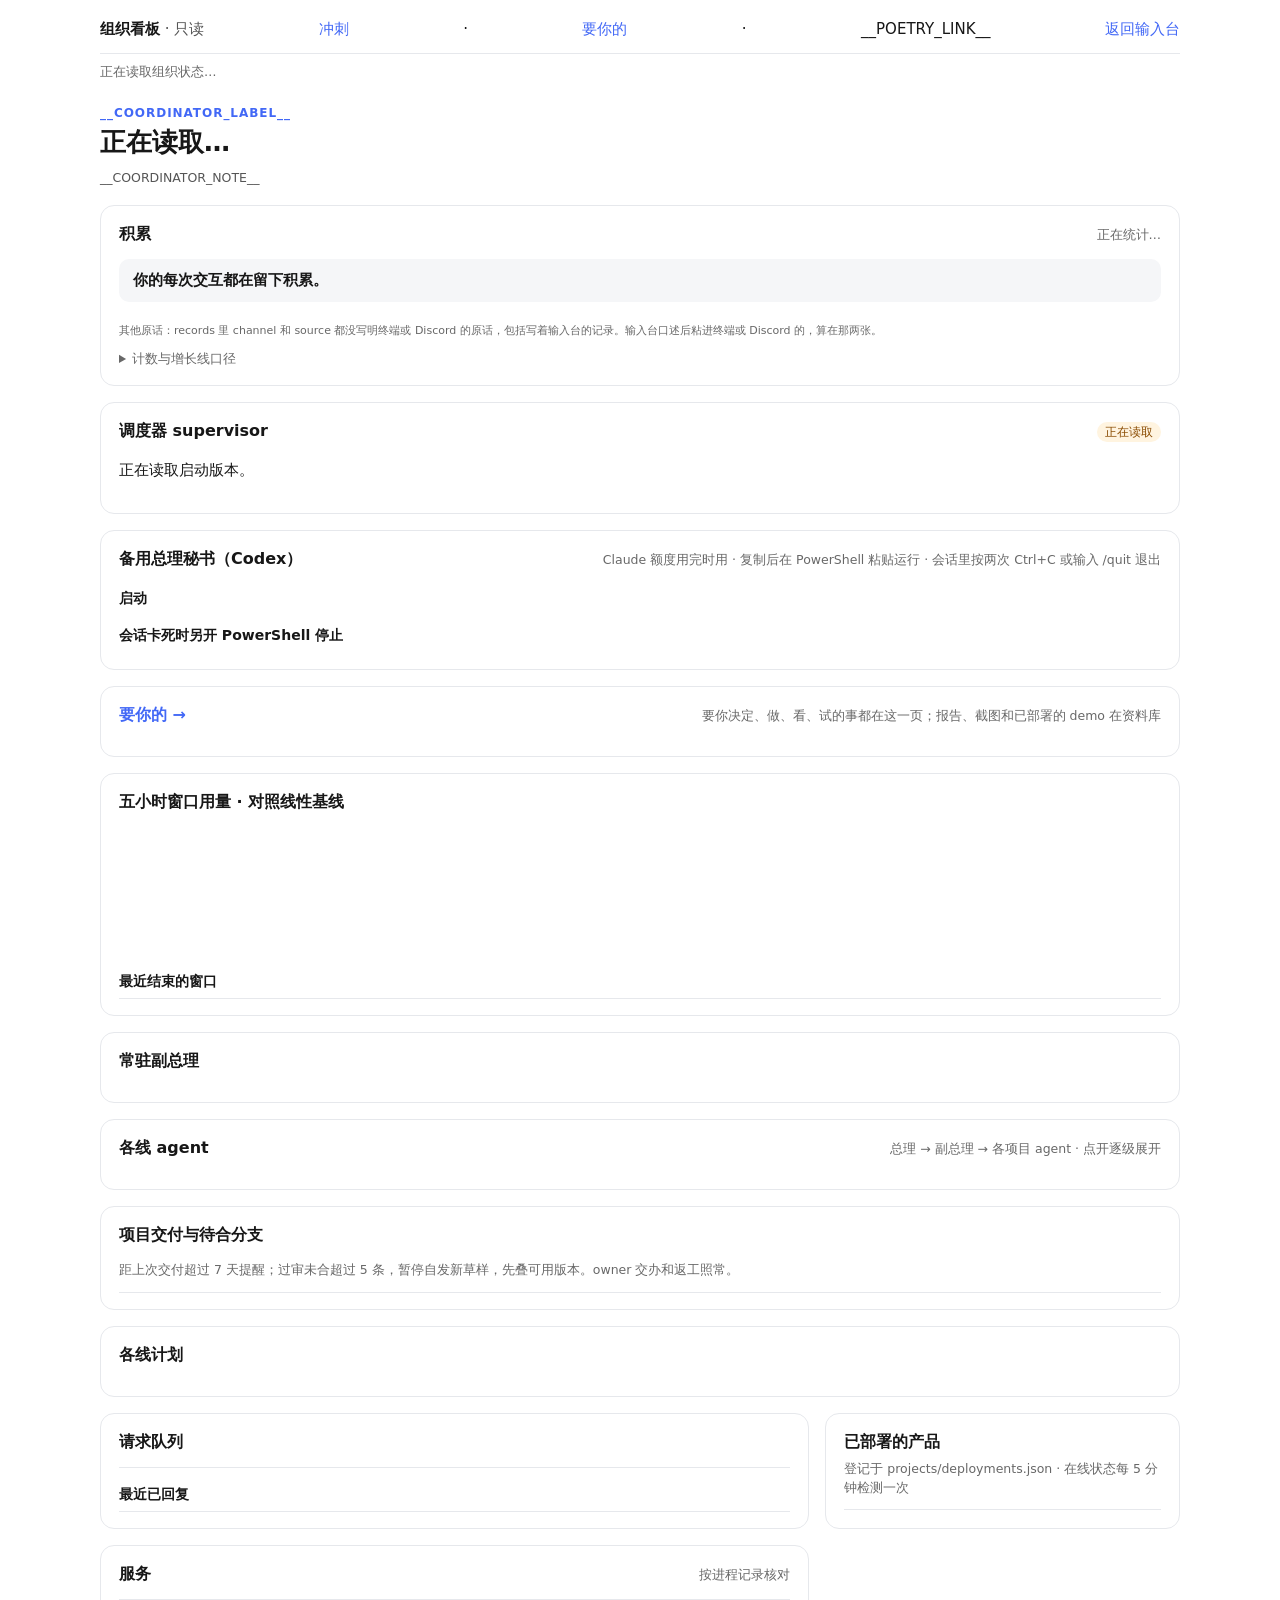
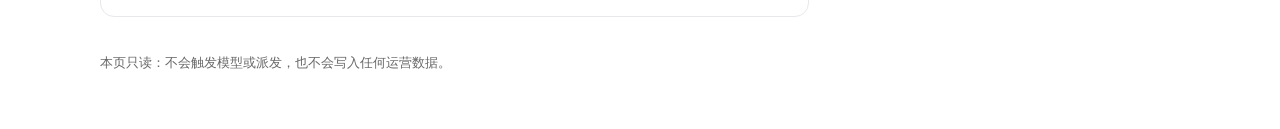
<file: input/static/dashboard.html>
<!doctype html>
<html lang="zh-CN">
<head>
  <meta charset="utf-8">
  <meta name="viewport" content="width=device-width, initial-scale=1">
  <meta name="theme-color" content="#ffffff">
  <title>组织看板</title>
  <style nonce="__CSP_NONCE__">
    :root { --bg: #fff; --text: #171717; --muted: #555; --soft: #686868; --surface: #f5f6f8; --pale: #dce7ff;
      --blue: #4268f6; --control: #999; --line: #d4d6db; --hair: #e6e8ec;
      --warn: #8a4b00; --warn-soft: #fff4e0; --bad: #b42318; --bad-soft: #fef3f2; }
    * { box-sizing: border-box; }
    body { margin: 0; background: var(--bg); color: var(--text);
      font: 15px/1.55 "Nunito Sans", system-ui, -apple-system, "Segoe UI", "PingFang SC", "Microsoft YaHei", sans-serif; }
    a { color: var(--blue); text-decoration: none; border-radius: 4px; }
    a:hover { text-decoration: underline; }
    :focus-visible { outline: 3px solid var(--blue); outline-offset: 2px; }
    .shell { max-width: 1120px; margin: 0 auto; padding: 18px 20px 56px; }
    .topbar { display: flex; justify-content: space-between; align-items: center; gap: 12px;
      padding-bottom: 12px; border-bottom: 1px solid var(--hair); }
    .brand { font-weight: 700; color: var(--text); }
    .muted { color: var(--muted); }
    .load-status { font-size: 12.5px; color: var(--soft); margin: 8px 0 0; }
    .load-status.error { color: var(--bad); }

    .hero { margin: 22px 0 18px; }
    .eyebrow { margin: 0; font-size: 12px; letter-spacing: .08em; color: var(--blue); font-weight: 700; }
    h1 { margin: 4px 0 8px; font-size: 26px; font-weight: 800; line-height: 1.3; }
    .small { font-size: 12.5px; margin: 6px 0 0; }

    h2 { font-size: 16px; font-weight: 700; margin: 0; }
    h3 { font-size: 15px; margin: 0; font-weight: 600; }
    .split { display: grid; grid-template-columns: minmax(0, 2fr) minmax(0, 1fr); gap: 16px; margin-top: 16px; }
    .toplinks { display: contents; }
    .toplinks a[hidden] + .sep { display: none; }  /* a hidden link takes its separator with it */
    .panel { border: 1px solid var(--hair); border-radius: 14px; padding: 16px 18px; background: #fff; margin-top: 16px; min-width: 0; }
    .split .panel { margin-top: 0; }
    .panel-head { display: flex; justify-content: space-between; align-items: baseline; gap: 4px 12px; flex-wrap: wrap; margin-bottom: 12px; }
    .panel-note, .panel-foot { font-size: 12.5px; color: var(--soft); }
    .panel-foot { margin: 10px 0 0; }

    .chart { width: 100%; min-height: 120px; }
    .chart svg { display: block; max-width: 100%; height: auto; }
    .u-grid { stroke: var(--hair); stroke-width: 1; }
    .u-axis { stroke: var(--line); stroke-width: 1; }
    .u-label { fill: var(--soft); font-size: 11px; }
    .u-value { fill: var(--text); font-size: 12px; font-weight: 700; paint-order: stroke; stroke: #fff; stroke-width: 3px; stroke-linejoin: round; }
    .u-base { stroke: var(--soft); stroke-width: 1.5; }
    .u-pause { stroke: var(--warn); stroke-width: 1.5; stroke-dasharray: 5 4; }
    .u-ceiling { stroke: var(--bad); stroke-width: 1.5; stroke-dasharray: 5 4; }
    .u-now { stroke: var(--text); stroke-width: 1; }
    .u-obs { fill: none; stroke: var(--blue); stroke-width: 2; stroke-linejoin: round; stroke-linecap: round; }
    .u-dot { fill: var(--blue); }
    .u-hit { fill: transparent; }
    .legend { list-style: none; padding: 0; margin: 8px 0 0; display: flex; flex-wrap: wrap; gap: 4px 14px; font-size: 12.5px; color: var(--muted); }
    .legend li { display: inline-flex; align-items: center; gap: 6px; }
    .key { display: inline-block; width: 16px; flex: none; }
    .key-obs { height: 3px; background: var(--blue); border-radius: 2px; }
    .key-base { height: 2px; background: var(--soft); }
    .key-pause { border-top: 2px dashed var(--warn); }
    .key-ceiling { border-top: 2px dashed var(--bad); }
    .key-now { width: 2px; height: 12px; background: var(--text); }

    .callout { margin: 0 0 12px; padding: 10px 14px; border-radius: 10px; background: var(--surface); font-weight: 600; }
    .callout.warn { background: var(--warn-soft); color: var(--warn); }
    .role-row { display: flex; flex-wrap: wrap; gap: 8px; }
    .role { display: inline-flex; align-items: center; gap: 8px; padding: 5px 8px 5px 12px; border: 1px solid var(--line);
      border-radius: 999px; font-size: 14px; }
    .role.off { background: var(--surface); color: var(--soft); border-color: var(--hair); }
    .role-name { font-weight: 600; }
    .cards { display: grid; grid-template-columns: repeat(auto-fit, minmax(230px, 1fr)); gap: 12px; }
    .card { border: 1px solid var(--hair); border-radius: 12px; padding: 12px 14px; background: #fff; min-width: 0; }
    .card.inactive { background: var(--surface); color: var(--muted); }
    .card-head, .row-head { display: flex; align-items: center; gap: 6px 8px; flex-wrap: wrap; }
    .card p { margin: 6px 0 0; font-size: 14px; word-break: break-word; }
    .card .meta { font-size: 13px; color: var(--muted); }

    .list { border-top: 1px solid var(--hair); }
    .row { padding: 10px 2px; border-bottom: 1px solid var(--hair); }
    .row-title { font-weight: 600; word-break: break-word; margin-top: 4px; }
    .row-head .row-title { margin-top: 0; }
    .row-meta { font-size: 13px; margin-top: 2px; color: var(--muted); word-break: break-word; }
    .row-meta.warn-text { color: var(--warn); font-weight: 600; }
    .badge { display: inline-block; font-size: 12px; line-height: 1.5; padding: 1px 8px; border-radius: 999px;
      background: var(--surface); color: var(--muted); white-space: nowrap; }
    .badge.blue { background: var(--pale); color: #1d3fc4; }
    .badge.ok { background: var(--surface); color: var(--text); }
    .badge.warn { background: var(--warn-soft); color: var(--warn); }
    .badge.bad { background: var(--bad-soft); color: var(--bad); }
    .empty { color: var(--muted); font-size: 14px; padding: 8px 2px; margin: 0; }
    .sub { margin: 16px 0 6px; font-size: 14px; }
    .footer { margin-top: 36px; font-size: 12.5px; color: var(--soft); }
    .accumulation-grid { display: grid; grid-template-columns: repeat(auto-fit, minmax(145px, 1fr)); gap: 10px; }
    .accumulation-card { min-width: 0; border: 1px solid var(--hair); border-radius: 10px; padding: 10px; }
    .accumulation-card h3 { font-size: 12.5px; color: var(--muted); }
    .accumulation-value { font-size: 27px; font-weight: 800; line-height: 1.4; overflow-wrap: anywhere; }
    .accumulation-value small { font-size: 12px; font-weight: 400; margin-left: 4px; }
    .accumulation-card svg { width: 100%; height: 48px; display: block; }
    .accumulation-range { display: flex; justify-content: space-between; gap: 6px; font-size: 11px; color: var(--soft); }
.accumulation-note { margin: 8px 0 0; font-size: 11px; color: var(--soft); }
    .topbar { flex-wrap: wrap; }

    .plans { display: grid; gap: 10px; }
    .plan { border: 1px solid var(--line); border-radius: 12px; background: #fff; }
    .plan > summary { list-style: none; cursor: pointer; display: flex; align-items: center; flex-wrap: wrap; gap: 6px 8px;
      padding: 10px 14px; border-radius: 11px; }
    .plan > summary::-webkit-details-marker, .item > summary::-webkit-details-marker { display: none; }
    .plan > summary::before, .item > summary::before { content: '▸'; color: var(--blue); display: inline-block; transition: transform .15s; }
    .plan[open] > summary::before, .item[open] > summary::before { transform: rotate(90deg); }
    .plan > summary:hover { background: var(--surface); }
    .plan[open] > summary { border-bottom: 1px solid var(--hair); border-radius: 11px 11px 0 0; }
    .plan-name { font-weight: 700; margin-right: 4px; }
    .plan-body { padding: 2px 14px 12px; }
    .plan-note { font-size: 13px; color: var(--muted); margin: 10px 0 0; }
    .plan h4 { font-size: 13.5px; margin: 14px 0 2px; color: var(--muted); }
    .steps { margin: 0; padding-left: 22px; }
    .steps > li::marker { color: var(--soft); font-size: 13px; }
    .item { padding: 6px 2px; border-bottom: 1px solid var(--hair); word-break: break-word; }
    .item > summary { list-style: none; cursor: pointer; display: flex; align-items: baseline; flex-wrap: wrap; gap: 4px 6px; }
    .item > summary::before { font-size: 12px; }
    .item > summary:hover .item-title { color: var(--blue); }
    .item-title { flex: 1 1 14em; min-width: 0; }
    .item-head { display: flex; align-items: baseline; flex-wrap: wrap; gap: 4px 6px; }
    .item-full { margin: 6px 0 2px; font-size: 14px; color: var(--muted); }
    .agents-list { padding: 8px 0 0; }
    .agent { padding: 8px 4px; }
    .agent > summary { padding: 2px 0; }
    .agent > summary:hover { background: var(--surface); border-radius: 6px; }
    .agent .item-title { flex: 0 1 auto; font-weight: 600; }
    .agent-facts { display: grid; grid-template-columns: max-content minmax(0, 1fr); gap: 3px 12px; margin: 8px 0 4px 18px; font-size: 13.5px; }
    .agent-facts dt { color: var(--soft); }
    .agent-facts dd { margin: 0; color: var(--text); word-break: break-word; }
    .cmd { display: flex; align-items: flex-start; gap: 8px; min-width: 0; }
    .cmd code { flex: 1 1 0; min-width: 0; padding: 4px 8px; background: var(--surface); border: 1px solid var(--hair); border-radius: 8px;
      font: 12.5px/1.5 ui-monospace, Consolas, monospace; overflow-wrap: anywhere; user-select: all; }
    .copy-btn { flex: none; min-height: 32px; padding: 3px 14px; border: 1px solid var(--blue); border-radius: 8px; background: var(--pale);
      color: #1d3fc4; font: inherit; font-size: 13px; font-weight: 600; cursor: pointer; }
    .copy-btn:hover { background: var(--blue); color: #fff; }
    .copy-btn:active { transform: translateY(1px); }
    .copy-btn.done { background: #e6f6ec; border-color: #0a6b3d; color: #0a6b3d; }
    .copy-btn.fail { background: var(--bad-soft); border-color: var(--bad); color: var(--bad); }
    @media (max-width: 760px) {
      .shell { padding: 14px 16px 40px; }
      h1 { font-size: 22px; }
      .split { grid-template-columns: 1fr; }
      .panel { padding: 14px; }
      .cmd { flex-direction: column; align-items: stretch; }
      .cmd code { flex: none; }
    }
  </style>
</head>
<body>
  <main class="shell">
    <header class="topbar">
      <div><a class="brand" href="/dashboard">组织看板</a><span class="muted"> · 只读</span></div>
      <nav class="toplinks"><a href="/sprint" id="sprint-link">冲刺</a><span class="sep">·</span><a href="/todo">要你的</a><span class="sep">·</span>__POETRY_LINK__<a href="/">返回输入台</a></nav>
    </header>
    <p id="load-status" class="load-status" role="status" aria-live="polite">正在读取组织状态…</p>

    <section class="hero" aria-labelledby="headline">
      <p class="eyebrow">__COORDINATOR_LABEL__</p>
      <h1 id="headline">正在读取…</h1>
      <p class="muted small">__COORDINATOR_NOTE__</p>
      <p id="headline-note" class="muted small"></p>
    </section>

    <section class="panel" id="accumulation-panel" aria-labelledby="accumulation-title">
      <div class="panel-head"><h2 id="accumulation-title">积累</h2><span id="accumulation-status" class="panel-note" role="status">正在统计…</span></div>
      <p id="accumulation-summary" class="callout">你的每次交互都在留下积累。</p>
      <div id="accumulation-metrics" class="accumulation-grid"></div>
<p class="accumulation-note">其他原话：records 里 channel 和 source 都没写明终端或 Discord 的原话，包括写着输入台的记录。输入台口述后粘进终端或 Discord 的，算在那两张。</p>
      <details class="panel-foot"><summary>计数与增长线口径</summary>
        <p>只显示数量，不展示内容。增长线按现存条目的发生日期、以周一为起点累计；当前周尚未结束。没有日期的条目计入总数，不补造历史。</p>
        <p>原话按 records 中结构化原文字段计条，列表逐条计；历史字段别名只取一份，旧会话已被来源键引用的原话不重复计。字数含标点、英文字符，不含空白。没有明确来源的单列。非结构化说明和任务稿不计。</p>
        <p>Discord 只计网关接收的 owner 消息及已保存附件，不读取附件正文。录音沿用「可训练语音」的完整录音确认和时长校验，按录制日期画当前状态，不代表当周确认的数量；包含留出和手改较多的已确认语音，不等于可训练小时。缺时长归未确认、时长计零。手改统计本人保存的 correction 版本。</p>
        <p>回复包含已处理、排除撤回；评价按保存次数分用／没用／返工。材料按 M 编号去重，日期取登记的给定日期；早期资料的「≤日期」只是日期上界，不展开批次内文件。</p>
      </details>
    </section>

    <section class="panel" id="supervisor-panel" aria-labelledby="supervisor-title">
      <div class="panel-head"><h2 id="supervisor-title">调度器 supervisor</h2><span id="supervisor-status" class="badge warn">正在读取</span></div>
      <p id="supervisor-note" class="meta">正在读取启动版本。</p>
    </section>

    <section class="panel" id="secretary-panel" aria-labelledby="secretary-title" __SECRETARY_HIDDEN__>
      <div class="panel-head"><h2 id="secretary-title">备用总理秘书（Codex）</h2><span class="panel-note">Claude 额度用完时用 · 复制后在 PowerShell 粘贴运行 · 会话里按两次 Ctrl+C 或输入 /quit 退出</span></div>
      <h3 class="sub">启动</h3>
      <div id="secretary-start"></div>
      <h3 class="sub">会话卡死时另开 PowerShell 停止</h3>
      <div id="secretary-stop"></div>
    </section>

    <section class="panel" aria-labelledby="review-title">
      <div class="panel-head"><h2 id="review-title"><a href="/todo">要你的 →</a></h2><span id="review-note" class="panel-note">要你决定、做、看、试的事都在这一页；报告、截图和已部署的 demo 在资料库</span></div>
      <div id="review-counts" class="role-row"></div>
      <p id="scheduler-hint" class="meta" hidden>调度器还没设置，见 control/README.md。</p>
    </section>

    <section class="panel" id="usage-panel" aria-labelledby="usage-title">
      <div class="panel-head"><h2 id="usage-title">五小时窗口用量 · 对照线性基线</h2><span id="usage-note" class="panel-note"></span></div>
      <div id="usage-chart" class="chart"></div>
      <ul id="usage-legend" class="legend" aria-label="图例"></ul>
      <p id="usage-foot" class="panel-foot"></p>
      <h3 class="sub">最近结束的窗口</h3>
      <div id="usage-history" class="list"></div>
    </section>

    <section class="panel" aria-labelledby="deputies-title">
      <div class="panel-head"><h2 id="deputies-title">常驻副总理</h2><span id="deputies-note" class="panel-note"></span></div>
      <div id="deputies"></div>
    </section>

    <section class="panel" aria-labelledby="agents-title">
      <div class="panel-head"><h2 id="agents-title">各线 agent</h2><span id="agents-note" class="panel-note">总理 → 副总理 → 各项目 agent · 点开逐级展开</span></div>
      <div id="agents" class="plans"></div>
    </section>

    <section class="panel" id="delivery-panel" aria-labelledby="delivery-title">
      <div class="panel-head"><h2 id="delivery-title">项目交付与待合分支</h2><span id="delivery-note" class="panel-note"></span></div>
      <p class="panel-note">距上次交付超过 7 天提醒；过审未合超过 5 条，暂停自发新草样，先叠可用版本。owner 交办和返工照常。</p>
      <div id="project-delivery" class="list"></div>
    </section>

    <section class="panel" id="timed-rows-panel" aria-labelledby="timed-rows-title" hidden>
      <div class="panel-head"><h2 id="timed-rows-title">到点行错过</h2></div>
      <div id="timed-rows" class="list"></div>
    </section>

    <section class="panel" aria-labelledby="plans-title">
      <div class="panel-head"><h2 id="plans-title">各线计划</h2><span id="plans-note" class="panel-note"></span></div>
      <div id="plans" class="plans"></div>
    </section>

    <section class="panel" id="machine-panel" aria-labelledby="machine-title" hidden>
      <div class="panel-head"><h2 id="machine-title">机器</h2><span id="machine-note" class="panel-note"></span></div>
      <div id="machine" class="list"></div>
    </section>

    <div class="split">
      <section class="panel" aria-labelledby="queue-title">
        <div class="panel-head"><h2 id="queue-title">请求队列</h2><span id="queue-note" class="panel-note"></span></div>
        <div id="queue-open" class="list"></div>
        <h3 class="sub">最近已回复</h3>
        <div id="queue-answered" class="list"></div>
      </section>
      <section class="panel" aria-labelledby="deploys-title">
        <div class="panel-head"><h2 id="deploys-title">已部署的产品</h2><span class="panel-note">登记于 projects/deployments.json · 在线状态每 5 分钟检测一次</span></div>
        <div id="deploys" class="list"></div>
      </section>
      <section class="panel" aria-labelledby="services-title">
        <div class="panel-head"><h2 id="services-title">服务</h2><span class="panel-note">按进程记录核对</span></div>
        <div id="services" class="list"></div>
      </section>
    </div>

    <footer class="footer">本页只读：不会触发模型或派发，也不会写入任何运营数据。</footer>
  </main>
  <script nonce="__CSP_NONCE__">
  (() => {
    'use strict';
    const POLL_MS = 20000;
    const SCHEMA = 2;
    const SVG = 'http://www.w3.org/2000/svg';
    const ROLE_KEYS = ['coordinator', 'work', 'uvox', 'life', 'quant', 'intelligence'];
    const ROLE_NAMES = __ROLE_NAMES__;
    const ORIGIN = { discord: 'Discord', coordinator: '总理派发', input: '输入台' };
    const REQUEST_STATE = {
      pending: ['待处理', 'blue'], running: ['运行中', 'blue'], blocked: ['受阻', 'bad'],
      needs_attention: ['需要你处理', 'warn'], queued_only: ['仅入队·不调用模型', ''], answered: ['已回复', 'ok'],
    };
    const DEPUTY_STATE = { running: ['运行中', 'blue'], idle: ['空闲', ''] };
    const SERVICE_NAMES = { input: '输入台', backup: '备份', discord: 'Discord 网关' };
    const SERVICE_STATE = { running: ['运行中', 'ok'], stopped: ['已停止', 'bad'], missing: ['未登记', ''], unknown: ['状态未知', 'warn'] };
    const FILE_STATE = { missing: '未找到', unreadable: '无法读取', invalid: '格式无效', unknown_schema: '格式未识别', error: '读取出错', empty: '暂无记录' };

    const $ = (id) => document.getElementById(id);
    const known = (value) => value !== null && value !== undefined;
    function el(tag, cls, text) {
      const node = document.createElement(tag);
      if (cls) node.className = cls;
      if (known(text)) node.textContent = String(text);
      return node;
    }
    function add(parent, ...children) {
      for (const child of children) if (child) parent.append(child);
      return parent;
    }
    function fill(id, nodes, emptyText) {
      $(id).replaceChildren(...(nodes.length ? nodes : [el('p', 'empty', emptyText || '暂无记录。')]));
    }
    function svg(tag, attrs, parent, text) {
      const node = document.createElementNS(SVG, tag);
      for (const [key, value] of Object.entries(attrs)) node.setAttribute(key, String(value));
      if (known(text)) node.textContent = String(text);
      if (parent) parent.append(node);
      return node;
    }
    function badge(text, tone) { return el('span', tone ? `badge ${tone}` : 'badge', text); }
    function time(iso) {
      const date = new Date(iso || '');
      if (!iso || Number.isNaN(date.getTime())) return '时间未知';
      return date.toLocaleString('zh-CN', { hour12: false, month: '2-digit', day: '2-digit', hour: '2-digit', minute: '2-digit' });
    }
    const clock = (ms) => new Date(ms).toLocaleTimeString('zh-CN', { hour12: false, hour: '2-digit', minute: '2-digit' });
    function span(seconds) {
      if (!known(seconds)) return '未知';
      const s = Math.round(Math.abs(seconds));
      if (s < 60) return `${s} 秒`;
      if (s < 3600) return `${Math.floor(s / 60)} 分钟`;
      if (s < 86400) return `${Math.floor(s / 3600)} 小时 ${Math.floor((s % 3600) / 60)} 分`;
      return `${Math.floor(s / 86400)} 天 ${Math.floor((s % 86400) / 3600)} 小时`;
    }
    const ago = (seconds) => (known(seconds) ? `${span(seconds)}前` : '时间未知');
    const pct = (value) => (known(value) ? `${Math.round(value * 10) / 10}%` : '未知');
    const roleName = (key) => ROLE_NAMES[key] || key || '角色未知';
    function sourceName(source) {
      if (source === 'sampler') return '采样器';
      if ((source || '').startsWith('deputy:')) return `${roleName(source.slice(7))}运行后`;
      return source || '来源未标明';
    }
    // Server clock of the snapshot, so the "now" marker does not depend on this device's clock.
    function serverNow(s) {
      const at = Date.parse(s.generated_at_utc || '');
      return Number.isNaN(at) ? Date.now() : at;
    }
    function row(badges, title, meta) {
      const item = el('div', 'row');
      add(item, add(el('div', 'row-head'), ...badges), title ? el('div', 'row-title', title) : null);
      const parts = meta.filter(Boolean);
      if (parts.length) item.append(el('div', 'row-meta', parts.join(' · ')));
      return item;
    }

    function renderHeadline(s) {
      const u = s.usage || {};
      const latest = u.latest;
      const w = u.window;
      let text;
      if (s.scheduler_registered === false) {  // no scheduler here, so no usage to speak of: say what the page is for
        $('headline').textContent = '还没有任务在跑。你的任务会出现在下面的各线计划里。';
        $('headline-note').textContent = `数据读取于 ${time(s.generated_at_utc)}`;
        return;
      }
      if (!latest || !w) text = '暂无五小时窗口用量观测';
      else if (w.ended) text = `上一个五小时窗口已结束（最后观测 ${pct(latest.pct)}），新窗口暂无观测`;
      else if (latest.pct >= u.ceiling_pct) text = `已达硬上限：五小时窗口已用 ${pct(latest.pct)}`;
      else if (latest.pct >= u.pause_pct) text = `后台工作已停止：五小时窗口已用 ${pct(latest.pct)}`;
      else {
        const diff = Math.round(latest.pct - latest.baseline_pct);
        text = `五小时窗口已用 ${pct(latest.pct)}，` + (diff === 0 ? '与线性基线持平'
          : `${diff > 0 ? '高于' : '低于'}线性基线 ${Math.abs(diff)} 个百分点`);
      }
      $('headline').textContent = text;
      $('headline-note').textContent = `后台工作在五小时窗口 ${u.pause_pct ?? 80}% 时停止，${u.ceiling_pct ?? 90}% 为硬上限 · 数据读取于 ${time(s.generated_at_utc)}`;
    }

    function renderSupervisor(s) {
      const registered = s.scheduler_registered !== false;  // no supervisor record and no tick-log: one line under "For you" instead of the card
      $('supervisor-panel').hidden = !registered;
      $('scheduler-hint').hidden = registered;
      if (!registered) return;
      const status = s.supervisor || {};
      const lag = Number.isInteger(status.behind_merges) ? status.behind_merges : null;
      const behind = lag !== null && lag > 0;
      const label = $('supervisor-status');
      label.textContent = behind ? `落后 ${lag} 个合并提交` : lag === 0 ? '已与 master 同步' : '查不到';
      label.className = `badge ${behind ? 'warn' : lag === 0 ? 'ok' : 'warn'}`;
      const note = [status.started_at ? `启动 ${eastern(status.started_at)}` : '启动时间未知',
        status.loaded_commit ? `加载提交 ${status.loaded_commit.slice(0, 12)}` : '加载提交未知',
        status.current_commit ? `当前 master ${status.current_commit.slice(0, 12)}` : '当前 master 未知',
        lag === null ? '间隔未知' : `中间隔了 ${lag} 个合并提交`];
      if (behind) note.push('下次无 lane 锁时重启');
      $('supervisor-note').textContent = note.join(' · ');
    }

    function drawChart(s) {
      const box = $('usage-chart');
      const u = s.usage || {};
      const w = u.window;
      if (!w || !(w.points || []).length) {
        box.replaceChildren(el('p', 'empty', ['ok', 'empty', 'missing'].includes(u.state || 'missing')
          ? '暂无观测。采样器或副总理写入用量记录后显示曲线。' : `用量记录${FILE_STATE[u.state] || '不可用'}，暂无观测。`));
        return;
      }
      const start = Date.parse(w.start_utc);
      const end = Date.parse(w.end_utc);
      const now = serverNow(s);
      const W = Math.max(280, Math.floor(box.clientWidth));
      const H = W < 520 ? 210 : 250;
      const m = { l: 38, r: 12, t: 18, b: 26 };
      const x = (t) => m.l + ((Math.min(end, Math.max(start, t)) - start) / (end - start)) * (W - m.l - m.r);
      const y = (p) => m.t + (1 - Math.min(100, Math.max(0, p)) / 100) * (H - m.t - m.b);
      const latest = u.latest || {};
      const root = svg('svg', { viewBox: `0 0 ${W} ${H}`, width: W, height: H, role: 'img',
        'aria-label': `五小时窗口 ${clock(start)}–${clock(end)}：最新实测 ${pct(latest.pct)}，同一时刻线性基线 ${pct(latest.baseline_pct)}，共 ${w.points.length} 次观测` });
      for (const p of [0, 50, 100]) {
        svg('line', { x1: m.l, x2: W - m.r, y1: y(p), y2: y(p), class: p ? 'u-grid' : 'u-axis' }, root);
        svg('text', { x: m.l - 6, y: y(p) + 4, 'text-anchor': 'end', class: 'u-label' }, root, `${p}%`);
      }
      const hours = Math.round((end - start) / 3600000);
      for (let h = 0; h <= hours; h += 1) {
        const tx = x(start + h * 3600000);
        svg('line', { x1: tx, x2: tx, y1: H - m.b, y2: H - m.b + 4, class: 'u-axis' }, root);
        svg('text', { x: tx, y: H - 8, 'text-anchor': h === 0 ? 'start' : h === hours ? 'end' : 'middle', class: 'u-label' },
          root, clock(start + h * 3600000));
      }
      for (const [p, label, cls] of [[u.ceiling_pct, '硬上限', 'u-ceiling'], [u.pause_pct, '后台停止', 'u-pause']]) {
        svg('line', { x1: m.l, x2: W - m.r, y1: y(p), y2: y(p), class: cls }, root);
        svg('text', { x: m.l + 4, y: y(p) - 4, class: 'u-label' }, root, `${p}% ${label}`);
      }
      svg('line', { x1: x(start), y1: y(0), x2: x(end), y2: y(u.pause_pct), class: 'u-base' }, root);
      let nx = null;
      if (!w.ended && now > start && now < end) {
        nx = x(now);
        svg('line', { x1: nx, x2: nx, y1: m.t, y2: H - m.b, class: 'u-now' }, root);
        svg('text', { x: nx, y: m.t - 5, 'text-anchor': nx > W - 40 ? 'end' : 'middle', class: 'u-label' }, root, '现在');
      }
      const pts = w.points.map((p) => [x(Date.parse(p.at_utc)), y(p.pct), p]);
      if (pts.length > 1) svg('polyline', { points: pts.map(([a, b]) => `${a.toFixed(1)},${b.toFixed(1)}`).join(' '), class: 'u-obs' }, root);
      for (const [a, b, p] of pts) {
        const g = svg('g', {}, root);
        svg('circle', { cx: a, cy: b, r: 10, class: 'u-hit' }, g);
        svg('circle', { cx: a, cy: b, r: 4, class: 'u-dot' }, g);
        svg('title', {}, g, `${clock(Date.parse(p.at_utc))} · ${pct(p.pct)} · ${sourceName(p.source)}`);
      }
      // Latest value sits right of the "now" line so the line never crosses it.
      const [lx, ly, lp] = pts[pts.length - 1];
      const vx = Math.max(lx, nx ?? lx) + 7;
      const fits = vx < W - m.r - 36;
      svg('text', { x: fits ? vx : lx - 8, y: ly + 4, 'text-anchor': fits ? 'start' : 'end', class: 'u-value' }, root, pct(lp.pct));
      box.replaceChildren(root);
    }

    function renderUsage(s) {
      $('usage-panel').hidden = s.scheduler_registered === false;  // the usage curve needs the scheduler's sampler
      if (s.scheduler_registered === false) return;
      const u = s.usage || {};
      const w = u.window;
      const latest = u.latest;
      drawChart(s);
      const key = (cls, text) => add(el('li'), el('span', `key ${cls}`), el('span', null, text));
      $('usage-legend').replaceChildren(key('key-obs', '实测用量'), key('key-base', `线性基线（窗口结束时到 ${u.pause_pct ?? 80}%）`),
        key('key-pause', `${u.pause_pct ?? 80}% 后台停止`), key('key-ceiling', `${u.ceiling_pct ?? 90}% 硬上限`), key('key-now', '现在'));
      const note = $('usage-note');
      note.replaceChildren(...(latest ? [badge(latest.stale ? `可能过期 · ${ago(latest.age_seconds)}观测` : `${ago(latest.age_seconds)}观测`,
        latest.stale ? 'warn' : 'ok'), el('span', null, ` ${sourceName(latest.source)}`)] : [badge('暂无观测', 'warn')]));
      if (w) {
        const left = Math.round((Date.parse(w.end_utc) - serverNow(s)) / 1000);
        $('usage-foot').textContent = `账户整体用量 · 窗口 ${time(w.start_utc)} – ${time(w.end_utc)} · `
          + (w.ended ? '该窗口已结束，下一次观测后显示新窗口' : `${span(left)}后重置`);
      } else {
        $('usage-foot').textContent = '账户整体用量；未知不等于 0。';
      }
      fill('usage-history', (u.history || []).map((h) => row([], null,
        [`${time(h.end_utc)} 结束`, `最后观测 ${pct(h.final_pct)}`, `峰值 ${pct(h.peak_pct)}`, `${h.samples} 次观测`])),
        '暂无已结束窗口的记录。');
    }

    function deputyCard(r) {
      const box = el('article', r.enabled ? 'card' : 'card inactive');
      if (!r.enabled) {
        add(box, add(el('div', 'card-head'), el('h3', null, roleName(r.key)), badge('尚未运行')), el('p', 'meta', '常驻会话会在它第一次规划、审查或写日报时建立。'));
        return box;
      }
      const [label, tone] = DEPUTY_STATE[r.status] || [r.status || '状态未知', 'warn'];
      const last = r.last;
      const lastBadge = last && (last.ok === true ? badge('上次成功', 'ok') : last.ok === false ? badge('上次失败', 'bad') : badge('上次结果未知', 'warn'));
      add(box, add(el('div', 'card-head'), el('h3', null, roleName(r.key)), badge(label, tone), lastBadge));
      const c = r.current;
      if (c) {
        box.append(el('p', null, `当前：${c.preview || '（无预览）'}`),
          el('p', 'meta', [c.origin ? `来自 ${ORIGIN[c.origin] || c.origin}` : null, `已运行 ${span(c.elapsed_seconds)}`].filter(Boolean).join(' · ')));
      }
      if (last) {
        box.append(el('p', 'meta', [`上次完成 ${time(last.finished_utc)}`, known(last.elapsed_seconds) ? `耗时 ${span(last.elapsed_seconds)}` : null].filter(Boolean).join(' · ')));
        if (last.summary) box.append(el('p', null, last.summary));
      } else if (!c) {
        box.append(el('p', 'meta', '尚无完成记录。'));
      }
      box.append(el('p', 'meta', `累计运行 ${known(r.runs) ? r.runs : '未知'} 次`));
      return box;
    }

    function renderDeputies(s) {
      const d = s.deputies || {};
      const all = d.roles || ROLE_KEYS.map((key) => ({ key, enabled: false }));
      const roles = all.filter((r) => r.key !== 'coordinator');  // the coordinator is not a deputy
      const coord = all.find((r) => r.key === 'coordinator');
      if (d.state === 'ok') {
        $('deputies-note').textContent = d.updated_utc ? `状态文件更新于 ${time(d.updated_utc)}` : '';
        const coordLine = coord && coord.enabled
          ? `总理的组织线会话：${coord.last ? `上次完成 ${time(coord.last.finished_utc)}` : '尚无完成记录'} · 累计运行 ${known(coord.runs) ? coord.runs : '未知'} 次`
          : '总理的组织线会话：尚未运行（会在组织线第一次规划、审查或 09:00、21:00 日报时建立）';
        fill('deputies', [add(el('div', 'cards'), ...roles.map(deputyCard)), el('p', 'meta', coordLine)]);
        return;
      }
      $('deputies-note').textContent = '';
      const missing = !d.state || d.state === 'missing';
      fill('deputies', [
        el('p', missing ? 'callout' : 'callout warn', missing ? '常驻副总理：尚未启用（等待你授权）'
          : `常驻副总理状态文件${FILE_STATE[d.state] || '不可用'}，各角色状态未知。`),
        add(el('div', 'role-row'), ...roles.map((r) => add(el('span', 'role off'), el('span', 'role-name', roleName(r.key)),
          badge(missing ? '未启用' : '未知', missing ? '' : 'warn')))),
      ]);
    }

    const openPlans = new Set();  // keys of the folds the owner opened, kept across the 20 s refresh
    function shortTitle(text) {
      const m = /^(.{8,60}?)[：:。；（(]/u.exec(text);
      return m ? m[1] : text.length > 60 ? `${text.slice(0, 60)}…` : text;
    }
    function foldable(cls, key) {
      const box = el('details', cls);
      box.dataset.key = key;
      box.open = openPlans.has(key);
      return box;
    }
    function planItem(roleKey, it, marks, note) {
      const text = it.text || '（无内容）';
      const title = shortTitle(text);
      const head = [it.owner ? badge('你的指令', 'blue') : null, ...marks];
      if (title === text && !note) return add(el('div', 'item'), add(el('div', 'item-head'), ...head, el('span', 'item-title', text)));
      return add(foldable('item', `${roleKey}|${text}`), add(el('summary'), ...head, el('span', 'item-title', title)),
        note ? el('p', 'item-full', note) : null, el('p', 'item-full', text));
    }
    function planCard(p, deputy) {
      const waits = (it) => (it.detail || '').includes('等你');
      const waiting = p.blocked.filter(waits).length;
      const live = deputy && deputy.current ? 1 : 0;
      const box = foldable('plan', p.key);
      add(box, add(el('summary'),
        el('span', 'plan-name', `${roleName(p.key)} · ${p.section}`),
        known(p.weight_pct) ? badge(`权重 ${p.weight_pct}%`) : null,
        badge(`运行 ${p.running.length + live}`, p.running.length + live ? 'blue' : ''),
        p.review.length ? badge(`待验收 ${p.review.length}`, 'blue') : null,
        badge(`待办 ${p.todo.length}`),
        waiting ? badge(`等你 ${waiting}`, 'warn') : null,
        p.blocked.length > waiting ? badge(`其他受阻 ${p.blocked.length - waiting}`) : null));
      const body = el('div', 'plan-body');
      if (p.weight_note) body.append(el('p', 'plan-note', p.weight_note));
      const running = [
        live ? planItem(p.key, { text: deputy.current.preview || '（无预览）' }, [badge(p.key === 'coordinator' ? '总理会话' : '副总理会话', 'blue')]) : null,
        ...p.running.map((it) => planItem(p.key, it, [badge(it.detail ? `执行中 · ${it.detail} 起` : '执行中', 'blue')])),
      ].filter(Boolean);
      add(body, el('h4', null, '正在运行'), running.length ? add(el('div'), ...running) : el('p', 'empty', '没有正在运行的任务。'));
      if (p.review.length) {
        add(body, el('h4', null, '待验收（下一步先验收这些）'), add(el('div'), ...p.review.map((it) => planItem(p.key, it, []))));
      }
      add(body, el('h4', null, '接下来（同一项目按顺序做，不同项目最多 2 个同时跑）'), p.todo.length
        ? add(el('ol', 'steps'), ...p.todo.map((it) => add(el('li'), planItem(p.key, it, [it.project ? badge(PROJECT_NAMES[it.project] || it.project) : null]))))
        : el('p', 'empty', '暂无待办；轮到这条线时会自动补充规划。'));
      if (p.blocked.length) {
        add(body, el('h4', null, '受阻 / 等你'), add(el('div'), ...p.blocked.map((it) => {
          const reason = it.detail || '受阻';
          const short = (/^[^，；（(]{1,16}/u.exec(reason) || [reason])[0];
          return planItem(p.key, it, [badge(short, waits(it) ? 'warn' : '')], short === reason ? null : `原因：${reason}`);
        })));
      }
      body.append(el('p', 'plan-note', `已完成 ${p.done_count} 条`));
      box.append(body);
      return box;
    }

    function renderPlans(s) {
      const p = s.plans;
      $('plans-note').textContent = p && p.state === 'ok' ? `来自 projects/backlog.md · 更新于 ${time(p.updated_utc)}` : '';
      if (!p) { fill('plans', [], '输入服务重启后显示各线计划。'); return; }
      if (p.state !== 'ok') { fill('plans', [], `待办清单${FILE_STATE[p.state] || '不可用'}，各线计划未知。`); return; }
      const deputies = new Map(((s.deputies || {}).roles || []).map((r) => [r.key, r]));
      fill('plans', (p.roles || []).map((plan) => planCard(plan, deputies.get(plan.key))), '暂无计划。');
    }

    const PROJECT_NAMES = { uvox: 'Uvox', umba: 'Umba', input: '输入台', quant: '量化', incore: '组织（incore）', jianzhixin: '项目七',
      driving: '驾校模拟器', thesis: '论文', intel: '情报', jobs: '求职', website: 'Arbitros 官网', beaconlistener: 'Beacon Listener 官网', writing: '自媒体',
      fieldlistener: 'Field Observer', delta: 'Delta', thinking: 'Thinking Engines', handover: '技术资产交接', umzy: 'Umzy', signlang: '手语', fos: 'FOS',
      factoryalign: 'FactoryAlign', kiki: 'Kiki', general: '通用（本线杂项）' };
    const AGENT_STATE = { running: ['运行中', 'blue'], review: ['等副总理反馈', 'warn'], todo: ['有任务排队', ''],
      blocked: ['受阻/等你', 'warn'], idle: ['空闲', ''], unstarted: ['未启动', ''] };
    function fact(list, label, value) {
      if (known(value) && value !== '') add(list, el('dt', null, label), el('dd', null, value));
    }
    function copyText(text) {
      if (navigator.clipboard && window.isSecureContext) return navigator.clipboard.writeText(text);
      return new Promise((resolve, reject) => {  // plain-http page: select a temporary textarea instead
        const box = el('textarea');
        box.value = text;
        box.style.cssText = 'position:fixed;top:0;left:0;opacity:0';
        document.body.append(box);
        box.select();
        try { document.execCommand('copy') ? resolve() : reject(new Error('copy refused')); } catch (err) { reject(err); } finally { box.remove(); }
      });
    }
    function commandBox(command, none) {
      if (!command) return el('span', 'muted', none);
      const btn = el('button', 'copy-btn', '复制');
      btn.type = 'button';
      btn.title = '复制这条命令，粘贴到终端运行';
      let timer = null;
      btn.addEventListener('click', () => {
        copyText(command).then(() => { btn.textContent = '已复制 ✓'; btn.className = 'copy-btn done'; },
          () => { btn.textContent = '复制失败，请手动选中'; btn.className = 'copy-btn fail'; });
        clearTimeout(timer);
        timer = setTimeout(() => { btn.textContent = '复制'; btn.className = 'copy-btn'; }, 2500);
      });
      return add(el('div', 'cmd'), el('code', null, command), btn);
    }
    function agentRow(roleKey, a) {
      const [label, tone] = a.terminal ? ['运行中 · 终端会话', 'blue'] : AGENT_STATE[a.status] || [a.status, 'warn'];
      const box = foldable('item agent', `ag|${roleKey}|${a.project}`);
      add(box, add(el('summary'), el('span', 'item-title', PROJECT_NAMES[a.project] || a.project), badge(label, tone),
        a.review ? badge(`待验收 ${a.review}`) : null, a.todo ? badge(`待办 ${a.todo}`) : null));
      const facts = el('dl', 'agent-facts');
      fact(facts, '目录', a.folder);
      fact(facts, '会话', a.session || '尚未建立');
      fact(facts, '运行次数', a.runs);
      fact(facts, '上下文', known(a.context_tokens) ? `${a.context_tokens.toLocaleString('zh-CN')} tokens` : null);
      if (a.status === 'running') fact(facts, '当前任务', `${a.task || '（无预览）'}${a.started_utc ? `（${time(a.started_utc)} 开始）` : ''}`);
      else if (a.task) fact(facts, '上次任务', `${a.task}${a.finished_utc ? `（${time(a.finished_utc)} 完成${a.exit_code ? `，退出码 ${a.exit_code}` : ''}）` : ''}`);
      fact(facts, '等待验收', `${a.review} 条`);
      fact(facts, '排队待办', `${a.todo} 条`);
      if (a.blocked) fact(facts, '受阻/等你', `${a.blocked} 条`);
      fact(facts, '一次通过率', known(a.first_pass_rate) ? `${Math.round(a.first_pass_rate * 100)}%（已验收 ${known(a.reviewed) ? a.reviewed : '?'} 次）` : null);
      add(facts, el('dt', null, '对话命令'), add(el('dd'), commandBox(a.command, '还没有会话，第一次派活后才能对话')));
      box.append(facts);
      return box;
    }
    function agentLine(r) {
      const box = foldable('plan', `ag|${r.key}`);
      const c = r.counts || {};
      const mark = (n, text, tone) => (n ? badge(`${text} ${n}`, tone) : null);
      add(box, add(el('summary'),
        el('span', 'plan-name', r.key === 'coordinator' ? roleName(r.key) + ' · ' + r.section : roleName(r.key)),
        badge(r.running ? `运行中${r.kind ? ` · ${r.kind}` : ''}` : '空闲', r.running ? 'blue' : ''),
        el('span', 'muted small', `${r.agents.length} 个 agent：`),
        mark(c.running, '运行', 'blue'), mark(c.review, '等反馈', 'warn'), mark(c.todo, '排队'), mark(c.blocked, '受阻', 'warn'),
        mark(c.idle, '空闲'), mark(c.unstarted, '未启动')));
      const body = el('div', 'plan-body');
      if (r.running && r.preview) body.append(el('p', 'plan-note', `${roleName(r.key)}当前：${r.preview}`));
      add(body, add(el('dl', 'agent-facts'), el('dt', null, '对话命令'),
        add(el('dd'), commandBox(r.command, '还没有会话，第一次规划、审查或写日报后才能对话'))));
      add(body, r.agents.length ? add(el('div', 'agents-list'), ...r.agents.map((a) => agentRow(r.key, a)))
        : el('p', 'empty', '这条线下还没有项目 agent。'));
      box.append(body);
      return box;
    }
    function renderAgents(s) {
      const a = s.agents;
      if (!a) { fill('agents', [], '输入服务重启后显示各线 agent。'); return; }
      if (a.state !== 'ok') { fill('agents', [], `副总理状态文件${FILE_STATE[a.state] || '不可用'}，各 agent 状态未知。`); return; }
      fill('agents', (a.roles || []).map(agentLine), '暂无 agent。');
    }

    function requestRow(r) {
      const [label, tone] = REQUEST_STATE[r.status] || [r.status || '状态未知', 'warn'];
      const done = r.status === 'answered';
      return row([badge(label, tone), badge(roleName(r.role)), badge(ORIGIN[r.origin] || '来源未知')], r.preview || '（无原文预览）', [
        `收到 ${time(r.received_utc)}`,
        `${done ? '回复' : '更新'} ${time(r.updated_utc)}`,
        r.next_attempt_utc ? `下次重试 ${time(r.next_attempt_utc)}` : null,
        r.detail,
      ]);
    }

    function renderQueue(s) {
      const q = s.queue || {};
      if (q.state !== 'ok') {
        const text = q.state === 'missing' ? 'Discord 数据库未找到，队列未知。' : `Discord 数据库${FILE_STATE[q.state] || '不可用'}，队列未知。`;
        $('queue-note').textContent = '';
        fill('queue-open', [], text);
        fill('queue-answered', [], '未知。');
        return;
      }
      const counts = q.counts || {};
      const open = Object.entries(counts).filter(([status]) => status !== 'answered').reduce((sum, [, n]) => sum + n, 0);
      $('queue-note').textContent = `未完成 ${open} · 已回复 ${counts.answered || 0}`;
      fill('queue-open', (q.open || []).map(requestRow), '当前没有待处理的请求。');
      fill('queue-answered', (q.answered || []).map(requestRow), '暂无已回复的请求。');
    }

    function renderServices(s) {
      fill('services', (s.services || []).map((svc) => {
        const [label, tone] = SERVICE_STATE[svc.state] || ['状态未知', 'warn'];
        return row([el('span', 'row-title', SERVICE_NAMES[svc.key] || svc.key), badge(label, tone)], null, [
          svc.state === 'missing' ? '没有进程记录文件' : null,
          known(svc.pid) ? `pid ${svc.pid}` : null,
          svc.started_utc ? `记录启动 ${time(svc.started_utc)}` : null,
        ]);
      }), '服务状态未知。');
    }

    const ONLINE = { online: ['在线', 'ok'], password: ['在线·带密码', 'ok'], down: ['离线', 'bad'], checking: ['检测中', ''] };
    function eastern(iso) {
      if (!iso) return '时间未知';
      if (iso.length <= 10) return `${iso}（美东，时刻未记）`;
      const date = new Date(iso);
      if (Number.isNaN(date.getTime())) return '时间未知';
      return `${date.toLocaleString('zh-CN', { hour12: false, timeZone: 'America/New_York', month: '2-digit', day: '2-digit', hour: '2-digit', minute: '2-digit' })} 美东`;
    }
    function gapText(gap) {
      if (!gap || gap.state === 'norepo') return '无仓库，无新版本可比';
      if (gap.state !== 'ok') return '新版本：查不到（仓库或分支找不到）';
      if (!gap.behind) return `已是该分支最新（${gap.head}）`;
      return `有未部署的新提交：落后 ${gap.behind} 个 · 最新 ${gap.head}，${time(gap.head_at_utc)}，${gap.head_title || ''}`;
    }
    function renderProjectDelivery(s) {
      const d = s.project_delivery || {};
      $('delivery-panel').hidden = d.state !== 'ok' && !(d.projects || []).length;  // an instance with no delivery check has no card
      if (d.state !== 'ok') {
        $('delivery-note').textContent = '';
        fill('project-delivery', [], `交付数据${FILE_STATE[d.state] || '尚未生成'}；下一次复盘刷新。未知不是 0。`);
        return;
      }
      $('delivery-note').textContent = `${d.stale ? '数据已过期 · ' : ''}核对 ${time(d.generated_at_utc)} · 每 8 小时复盘刷新`;
      fill('project-delivery', (d.projects || []).map((p) => row([
        el('span', 'row-title', p.name || p.key),
        badge(known(p.days_since_delivery) ? `距交付 ${p.days_since_delivery} 天` : p.delivery_state === 'never' ? '无交付记录' : '交付未知', p.age_exceeded ? 'bad' : ''),
        badge(known(p.approved_unmerged) ? `过审未合 ${p.approved_unmerged} 条` : '待合数未知', p.pause_new_drafts ? 'warn' : ''),
        p.age_exceeded ? badge('交付超线', 'bad') : null,
        p.pause_new_drafts ? badge('暂停新草样', 'warn') : null,
      ], null, [p.last_delivery ? `上次交付 ${p.last_delivery} · ${p.delivery_source || ''}` : '未找到交付凭据', ...(p.issues || [])])), '暂无项目记录。');
    }
    function renderTimedRows(s) {
      const missed = (s.timed_rows || {}).missed || [];
      $('timed-rows-panel').hidden = !missed.length;
      fill('timed-rows', missed.map((r) => row([
        badge('待执行', 'bad'), el('span', 'row-title', r.message),
      ], null, [`${r.window_date} · ${r.section} · ${r.item}`])), '');
    }
    function renderMachine(s) {
      const m = s.machine || {};
      const lines = (m.anomalies || []).map((a) => row([badge('持续异常', 'bad'), el('span', 'row-title', a.detail)], null, []));
      if (m.state === 'stale') lines.push(row([badge('取样停了', 'warn'), el('span', 'row-title', '机器取样超过 30 分钟没有新记录（调度器没在跑？）')], null, []));
      $('machine-panel').hidden = !lines.length;
      $('machine-note').textContent = m.at ? `最新取样 ${time(m.at)} · 每 10 分钟` : '';
      fill('machine', lines, '');
    }
    function renderDeploys(s) {
      const d = s.deployments || {};
      if (d.state !== 'ok') { fill('deploys', [], d.state === 'missing' ? '还没有部署登记文件。' : '暂无部署记录。'); return; }
      fill('deploys', d.products.map((p) => {
        const [label, tone] = ONLINE[p.online] || ONLINE.checking;
        const link = el('a', 'row-title', p.name);
        link.href = p.url; link.target = '_blank'; link.rel = 'noopener noreferrer';
        const item = row([link, badge(label, tone), badge(p.access === 'password' ? '密码访问' : '公开')], null, [
          p.commit ? `版本 ${p.commit.slice(0, 7)}${p.branch ? ` · ${p.branch}` : ''}` : '无仓库版本',
          `部署 ${eastern(p.deployed_at)}`,
        ]);
        item.append(el('div', p.gap && p.gap.behind ? 'row-meta warn-text' : 'row-meta', gapText(p.gap)));
        item.append(el('div', 'row-meta', p.url));
        return item;
      }), '暂无部署记录。');
    }

    function renderReview(s) {
      const r = s.review;
      if (!r) return;
      const link = (text, n, tone, href) => { const a = el('a', 'role'); a.href = href; return add(a, el('span', 'role-name', text), badge(String(n), n ? tone : '')); };
      $('review-counts').replaceChildren(link('等你试用', r.trials, 'warn', '/todo'), link('最近报告', r.reports, 'blue', '/review/all'), link('已部署 demo', r.deployments, '', '/review/all'));
    }

    function renderAccumulation(data) {
      const values = Object.fromEntries(data.metrics.map(m => [m.key, m.total]));
      const quotes = Object.keys(values).filter(k => k.startsWith('quotes_'));
      const complete = quotes.every(k => known(values[k]));
      const hours = known(values.confirmed_hours) && known(values.unconfirmed_hours) ? values.confirmed_hours + values.unconfirmed_hours : null;
      $('accumulation-panel').hidden = data.metrics.every(m => !m.total);  // nothing recorded yet (a fresh instance): no card
      $('accumulation-summary').textContent = complete && known(hours)
        ? `你已经留下 ${quotes.reduce((n, k) => n + values[k], 0).toLocaleString('zh-CN')} 条原话、${hours.toFixed(2)} 小时语音。`
        : '原话和语音的数量还在统计，部分来源暂时读不出来。';
      const missing = data.metrics.some(m => !known(m.total));
      $('accumulation-status').textContent = `${missing ? '部分来源暂不可读 · ' : ''}${(data.warnings || []).join('；')}${data.warnings.length ? ' · ' : ''}${time(data.generated_at)} · 每 5 分钟统计`;
      $('accumulation-metrics').replaceChildren(...data.metrics.map(m => {
        const card = el('article', 'accumulation-card');
        card.dataset.metric = m.key;
        const value = el('div', 'accumulation-value', known(m.total) ? m.total.toLocaleString('zh-CN', { maximumFractionDigits: m.unit === '小时' ? 2 : 0, minimumFractionDigits: m.unit === '小时' ? 2 : 0 }) : '—');
        add(value, el('small', '', m.unit));
        add(card, el('h3', '', m.label), value);
        if (known(m.total) && m.weekly.length) {
          const chart = svg('svg', { viewBox: '0 0 160 48', role: 'img', 'aria-label': `${m.label}按周累计：${m.weekly.join('、')}${m.unit}` });
          const max = Math.max(1, ...m.weekly);
          svg('line', {x1: 4, y1: 43, x2: 156, y2: 43, class: 'u-grid'}, chart);
          const points = m.weekly.map((v, i) => `${4 + i * 152 / Math.max(1, m.weekly.length - 1)},${43 - v * 37 / max}`);
          svg('polyline', { points: points.join(' '), class: 'u-obs' }, chart);
          m.weekly.forEach((v, i) => {
            const [cx, cy] = points[i].split(',');
            const dot = svg('circle', { cx, cy, r: 2.5, class: 'u-dot' }, chart);
            svg('title', {}, dot, `${data.weeks[i]} 周：${v.toLocaleString('zh-CN', {maximumFractionDigits: 2})} ${m.unit}`);
          });
          const range = el('div', 'accumulation-range');
          add(range, el('span', '', data.weeks[0].slice(5)), el('span', '', '按周累计'), el('span', '', data.weeks.at(-1).slice(5)));
          add(card, chart, range);
          if (m.undated) add(card, el('div', 'panel-note', `另有 ${m.undated.toLocaleString('zh-CN', {maximumFractionDigits: 2})} ${m.unit} 无可用日期`));
        }
        return card;
      }));
    }

    let accumulationBusy = false;
    async function loadAccumulation() {
      if (accumulationBusy) return;
      accumulationBusy = true;
      try {
        const response = await fetch('/api/accumulation', { signal: AbortSignal.timeout(30000), cache: 'no-store', credentials: 'same-origin' });
        if (!response.ok) throw new Error(String(response.status));
        renderAccumulation(await response.json());
      } catch (err) {
        $('accumulation-status').textContent = '统计暂不可读；已显示的数字保留，稍后重试。';
      } finally { accumulationBusy = false; }
    }

    let last = null;
    function render(snapshot) {
      last = snapshot;
      for (const draw of [renderReview, renderHeadline, renderSupervisor, renderUsage, renderDeputies, renderAgents, renderPlans, renderProjectDelivery, renderTimedRows, renderMachine, renderQueue, renderDeploys, renderServices]) {
        try { draw(snapshot); } catch (err) { /* One bad section must not hide the others. */ }
      }
      $('sprint-link').hidden = !(snapshot.plans || {}).has_sprint;  // no sprint line in the task list: no sprint page link
    }

    // toggle does not bubble; a capture listener on the container sees every fold.
    for (const id of ['plans', 'agents']) $(id).addEventListener('toggle', (event) => {
      const key = event.target.dataset && event.target.dataset.key;
      if (key && event.target.open) openPlans.add(key);
      else if (key) openPlans.delete(key);
    }, true);

    let resizeTimer = null;
    window.addEventListener('resize', () => {
      clearTimeout(resizeTimer);
      resizeTimer = setTimeout(() => { if (last) try { drawChart(last); } catch (err) { /* keep the previous chart */ } }, 150);
    });

    let timer = null;
    let busy = false;
    let loaded = false;
    async function load() {
      if (busy) return;
      busy = true;
      const status = $('load-status');
      try {
        const response = await fetch('/api/organization', { signal: AbortSignal.timeout(10000), cache: 'no-store', credentials: 'same-origin', headers: { Accept: 'application/json' } });
        if (!response.ok) throw new Error(String(response.status));
        const snapshot = await response.json();
        if (snapshot.schema_version !== SCHEMA) {
          status.textContent = '看板页面已更新，输入服务重启后才会提供新数据。';
          status.classList.add('error');
          if (!loaded) $('headline').textContent = '等待输入服务重启';
          return;
        }
        render(snapshot);
        loaded = true;
        status.textContent = `已刷新 ${time(new Date().toISOString())} · 页面可见时每 20 秒自动刷新`;
        status.classList.remove('error');
      } catch (err) {
        status.textContent = loaded ? '读取失败；页面显示的是上一次成功读取的数据。' : '读取失败；稍后自动重试。';
        status.classList.add('error');
        if (!loaded) $('headline').textContent = '暂时读取不到组织状态';
      } finally {
        busy = false;
      }
    }
    function schedule() {
      clearTimeout(timer);
      timer = document.visibilityState === 'visible' ? setTimeout(tick, POLL_MS) : null;
    }
    async function tick() {
      loadAccumulation();
      await load();
      schedule();
    }
    document.addEventListener('visibilitychange', () => {
      if (document.visibilityState === 'visible') tick();
      else { clearTimeout(timer); timer = null; }
    });
    $('secretary-start').append(commandBox('wsl.exe -e /srv/wslhome/wsluser/.local/bin/codex -C /srv/orghome/orgcore_workspace -m __SECRETARY_MODEL__ -c model_reasoning_effort=medium -s workspace-write -a on-request -c sandbox_workspace_write.network_access=true "Read /srv/orghome/orgcore_workspace/incore/data/config-sync/private-layer/roles/codex-secretary.md in full if it exists; otherwise read /srv/orghome/orgcore_workspace/incore/control/roles/codex-secretary.md in full. You are the backup secretary described there. Follow it, reply in __SECRETARY_LANG__, then wait for the owner."'));
    $('secretary-stop').append(commandBox("wsl.exe -e pkill -f 'codex -C /srv/orghome/orgcore_workspace -m __SECRETARY_MODEL__'"));
    if (document.visibilityState === 'visible') tick();
  })();
  </script>
</body>
</html>
</file>
